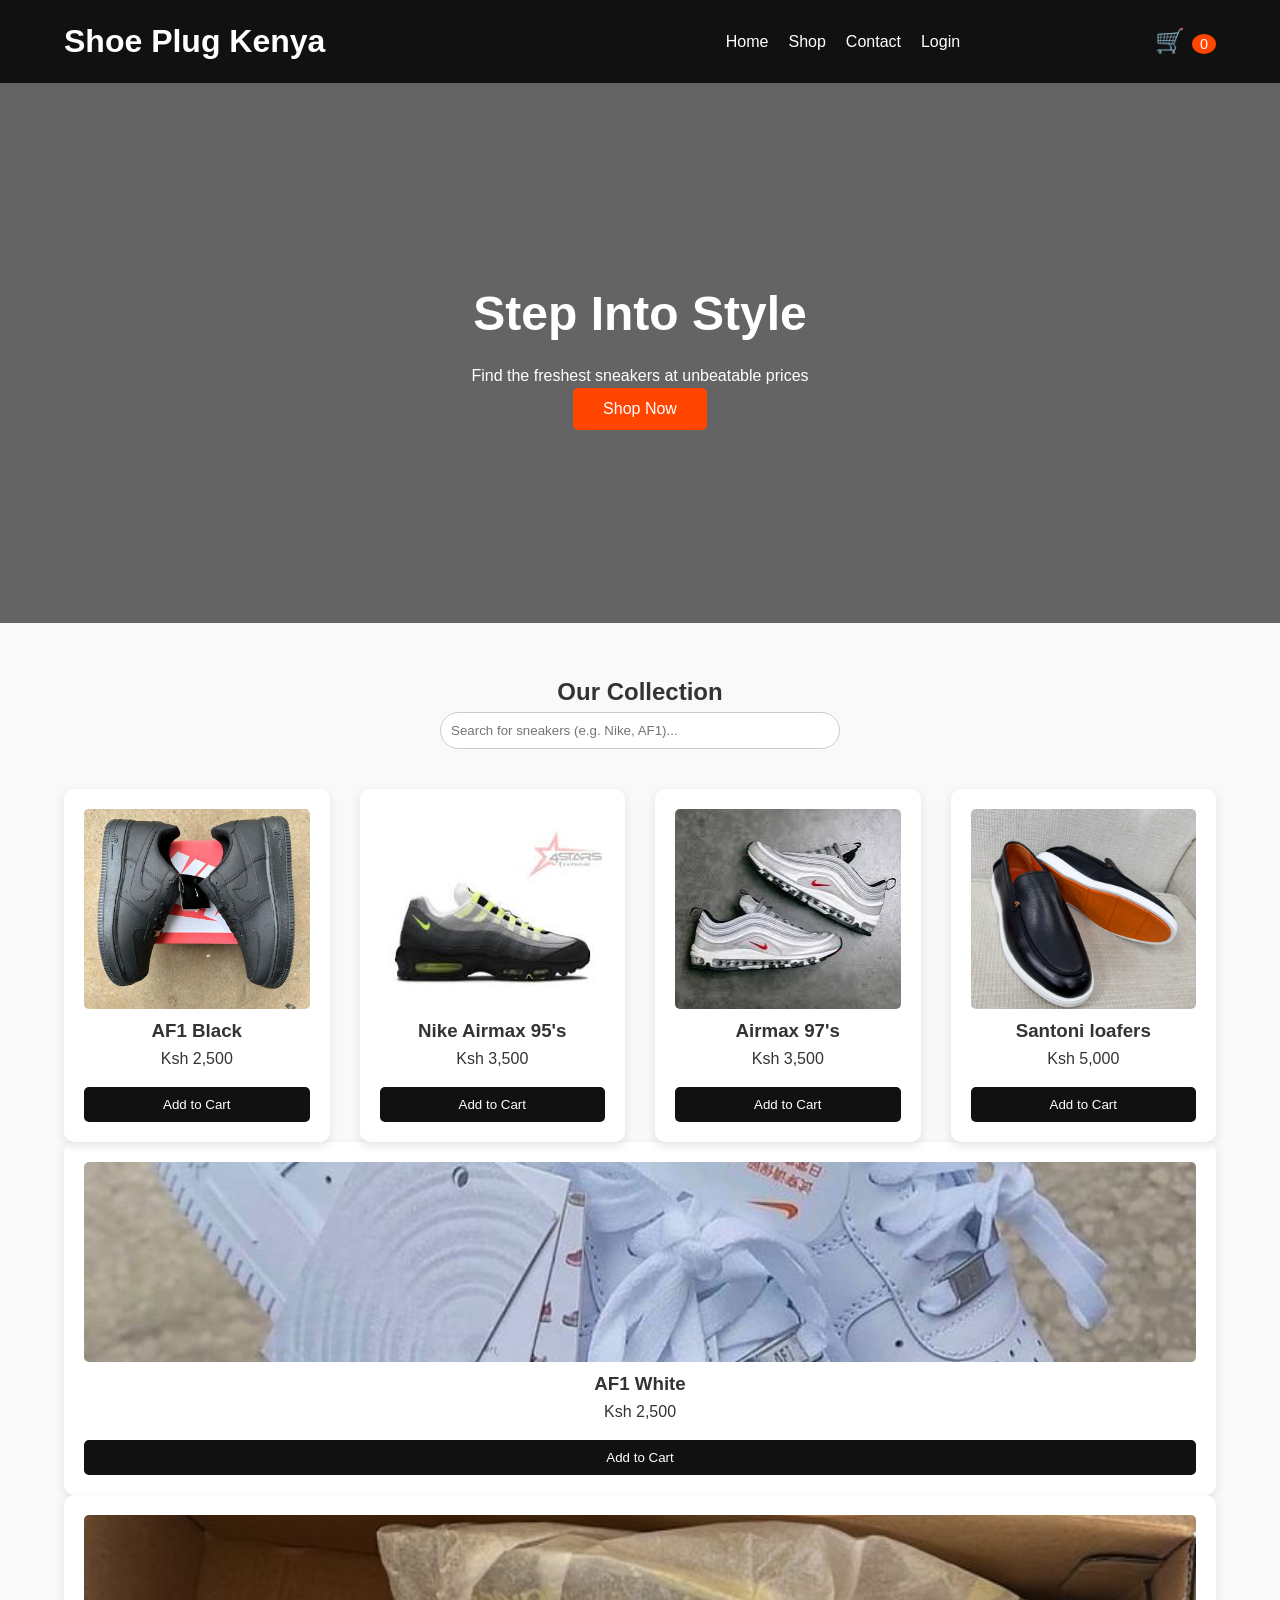
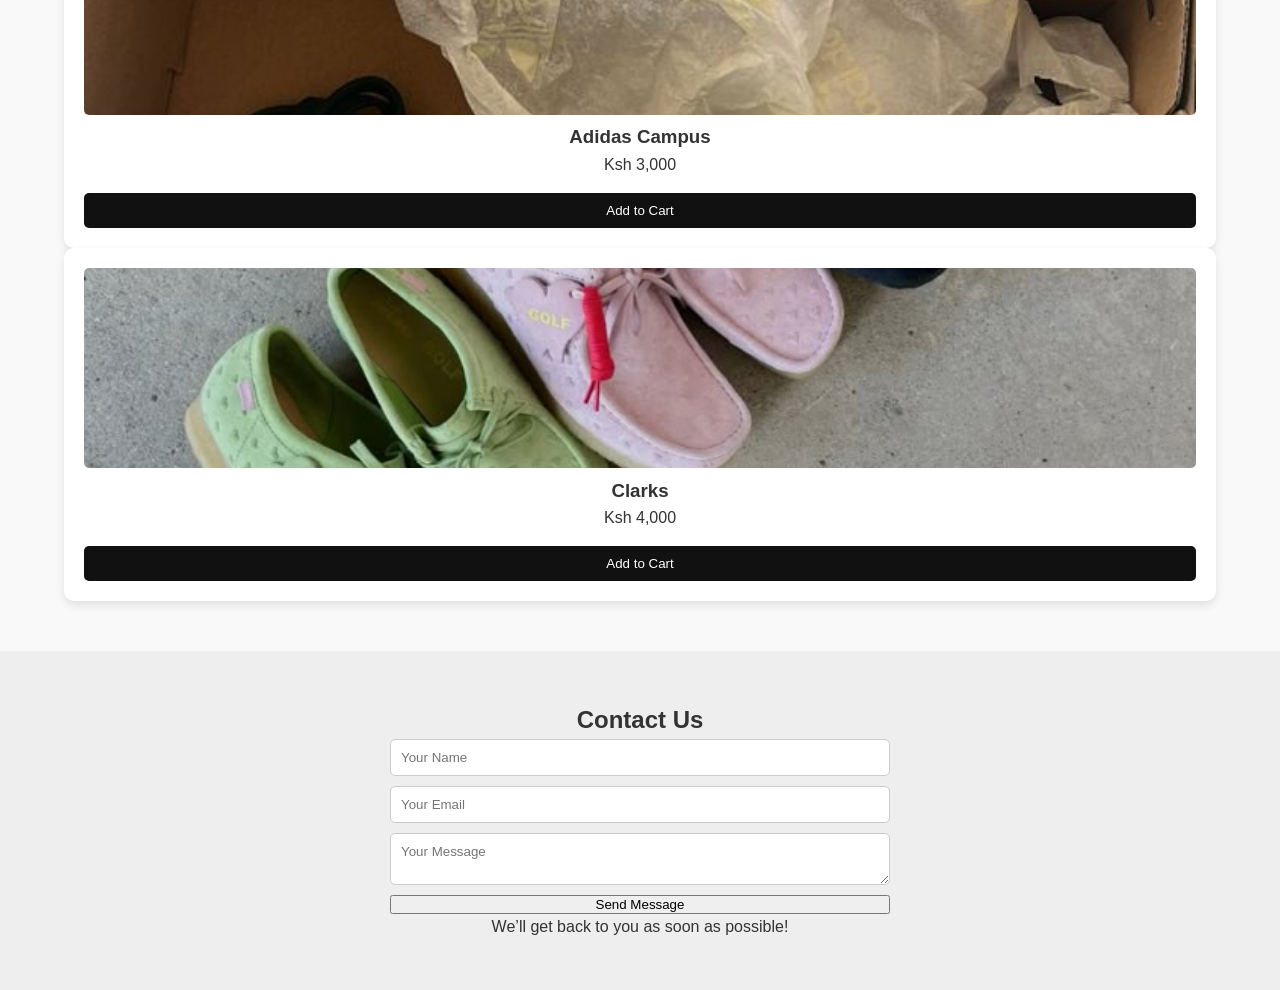
<file: index.html>
<!DOCTYPE html>
<html lang="en">
<head>
    <meta charset="UTF-8">
    <meta name="viewport" content="width=device-width, initial-scale=1.0">
    <title>Shoe Plug Kenya - Premium Sneakers</title>
    <link rel="stylesheet" href="style.css">
</head>
<body>

    <header>
        <h1>Shoe Plug Kenya</h1>
      <div id="userWelcome" style="color: #ff4500; font-weight: bold; font-size: 0.9rem; margin-left: 10px;"></div>
        <nav>
            <ul>
                <li><a href="#home">Home</a></li>
                <li><a href="#products">Shop</a></li>
                <li><a href="#contact">Contact</a></li>
                <li><a href="login.html">Login</a></li>
            </ul>
        </nav>
        <div class="cart-icon" style="cursor: pointer; font-size: 1.5rem;" onclick="toggleCart()">
            🛒 <span id="cart-count" style="background: #ff4500; color: white; padding: 2px 8px; border-radius: 50%; font-size: 0.9rem;">0</span>
        </div>
    </header>

    <section id="home" class="hero">
        <div class="hero-content">
            <h2>Step Into Style</h2>
            <p>Find the freshest sneakers at unbeatable prices</p>
            <button onclick="document.querySelector('#products').scrollIntoView({ behavior: 'smooth' })">
                Shop Now
            </button>
        </div>
    </section>

    <section id="products" class="products">
        <h2>Our Collection</h2>
        
        <div style="text-align: center; margin-bottom: 30px;">
            <input type="text" id="shoeSearch" placeholder="Search for sneakers (e.g. Nike, AF1)..." 
                   onkeyup="searchShoes()" 
                   style="padding: 10px; width: 80%; max-width: 400px; border-radius: 20px; border: 1px solid #ccc;">
        </div>

       <div class="product-grid">
    <div class="product-card">
        <a href="product-details.html?shoe=nike_airforce_1_black">
            <img src="nike_airforce_1_black.jpg" alt="AF1 Black" onerror="this.src='https://via.placeholder.com/200?text=Shoe+Image'">
        </a>
        <h3>AF1 Black</h3>
        <p>Ksh 2,500</p>
        <button onclick="addToCart('AF1 Black', 2500)">Add to Cart</button>
    </div>

    <div class="product-card">
        <a href="product-details.html?shoe=nike_airmax_95">
            <img src="Nike Airmax 95's.jpg" alt="Airmax 95's" onerror="this.src='https://via.placeholder.com/200?text=Shoe+Image'">
        </a>
        <h3>Nike Airmax 95's</h3>
        <p>Ksh 3,500</p>
        <button onclick='addToCart("Nike Airmax 95s", 3500)'>Add to Cart</button>
    </div>

    <div class="product-card">
        <a href="product-details.html?shoe=nike_airmax_97">
            <img src="Nike airmax 97's.jpg" alt="Airmax 97's" onerror="this.src='https://via.placeholder.com/200?text=Shoe+Image'">
        </a>
        <h3>Airmax 97's</h3>
        <p>Ksh 3,500</p>
        <button onclick='addToCart("Nike Airmax 97s", 3500)'>Add to Cart</button>
    </div>

    <div class="product-card">
        <a href="product-details.html?shoe=santoni_loafers">
            <img src="Santoni loafers.jpeg" alt="Santoni loafers" onerror="this.src='https://via.placeholder.com/200?text=Shoe+Image'">
        </a>
        <h3>Santoni loafers</h3>
        <p>Ksh 5,000</p>
        <button onclick="addToCart('Santoni loafers', 5000)">Add to Cart</button>
    </div>

    </div>

            <div class="product-card">
                <a href="product-details.html?shoe=nike_airforce_1_white">
                    <img src="nike_airforce_1_white.jpg" alt="AF1 White" onerror="this.src='https://via.placeholder.com/200?text=Shoe+Image'">
                </a>
                <h3>AF1 White</h3>
                <p>Ksh 2,500</p>
                <button onclick="addToCart('AF1 White', 2500)">Add to Cart</button>
            </div>
            
            <div class="product-card">
                <a href="product-details.html?shoe=adidas_campus">
                    <img src="adidas_campus.jpg" alt="Adidas Campus" onerror="this.src='https://via.placeholder.com/200?text=Shoe+Image'">
                </a>
                <h3>Adidas Campus</h3>
                <p>Ksh 3,000</p>
                <button onclick="addToCart('Adidas Campus', 3000)">Add to Cart</button>
            </div>

            <div class="product-card">
                <a href="product-details.html?shoe=clarks">
                    <img src="clarks.jpg" alt="Clarks" onerror="this.src='https://via.placeholder.com/200?text=Shoe+Image'">
                </a>
                <h3>Clarks</h3>
                <p>Ksh 4,000</p>
                <button onclick="addToCart('Clarks', 4000)">Add to Cart</button>
            </div>
        </div>
    </section>

    <section id="contact" class="contact">
        <h2>Contact Us</h2>
        <form id="contactForm">
            <input type="text" id="name" placeholder="Your Name" required>
            <input type="email" id="email" placeholder="Your Email" required>
            <textarea id="message" placeholder="Your Message" required></textarea>
            <button type="submit">Send Message</button>
        </form>
        <p id="contact-msg">We’ll get back to you as soon as possible!</p>
    </section>

    <div class="cart-popup" id="cartPopup" style="display:none; position: fixed; top: 20%; right: 5%; background: white; border: 1px solid #ccc; padding: 20px; z-index: 1000; box-shadow: 0px 4px 10px rgba(0,0,0,0.1); border-radius: 10px; width: 300px;">
        <h3>Your Cart</h3>
        <hr>
        <div id="cart-items-list" style="max-height: 300px; overflow-y: auto; margin: 15px 0;"></div>
        <p><strong>Total: Ksh <span id="cart-total">0</span></strong></p>
        <div style="display: flex; gap: 10px; margin-top: 15px;">
            <button onclick="checkout()" style="background: #28a745; color: white; border: none; padding: 10px; flex: 1; border-radius: 5px; cursor: pointer;">Checkout</button>
            <button onclick="toggleCart()" style="background: #666; color: white; border: none; padding: 10px; flex: 1; border-radius: 5px; cursor: pointer;">Close</button>
        </div>
    </div>

    <script src="script.js"></script>
</body>
</html>
</file>
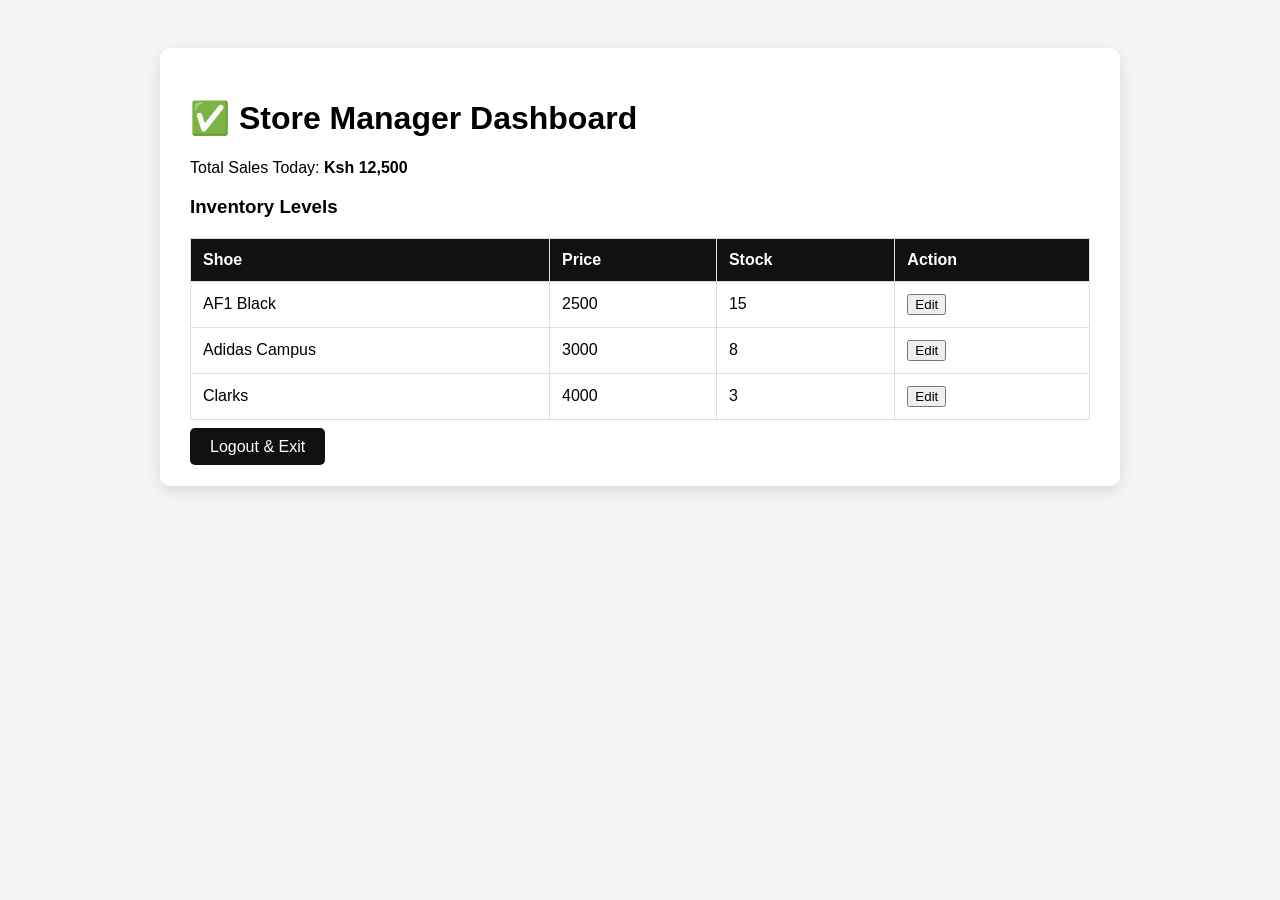
<file: admin.html>
<!DOCTYPE html>
<html lang="en">
<head>
    <meta charset="UTF-8">
    <title>Admin Panel - Shoe Plug Kenya</title>
    <style>
        body { font-family: sans-serif; background: #f4f4f4; padding: 40px; }
        .dashboard { max-width: 900px; margin: auto; background: white; padding: 30px; border-radius: 10px; box-shadow: 0 5px 15px rgba(0,0,0,0.1); }
        table { width: 100%; border-collapse: collapse; margin-top: 20px; }
        th, td { padding: 12px; border: 1px solid #ddd; text-align: left; }
        th { background: #111; color: white; }
        .btn { padding: 10px 20px; background: #111; color: white; border: none; border-radius: 5px; cursor: pointer; text-decoration: none; }
    </style>
</head>
<body>
    <div class="dashboard">
        <h1>✅ Store Manager Dashboard</h1>
        <p>Total Sales Today: <strong>Ksh 12,500</strong></p>
        
        <h3>Inventory Levels</h3>
        <table>
            <tr><th>Shoe</th><th>Price</th><th>Stock</th><th>Action</th></tr>
            <tr><td>AF1 Black</td><td>2500</td><td>15</td><td><button>Edit</button></td></tr>
            <tr><td>Adidas Campus</td><td>3000</td><td>8</td><td><button>Edit</button></td></tr>
            <tr><td>Clarks</td><td>4000</td><td>3</td><td><button>Edit</button></td></tr>
        </table>
        <br>
        <a href="index.html" class="btn">Logout & Exit</a>
    </div>
</body>
</html>
</file>
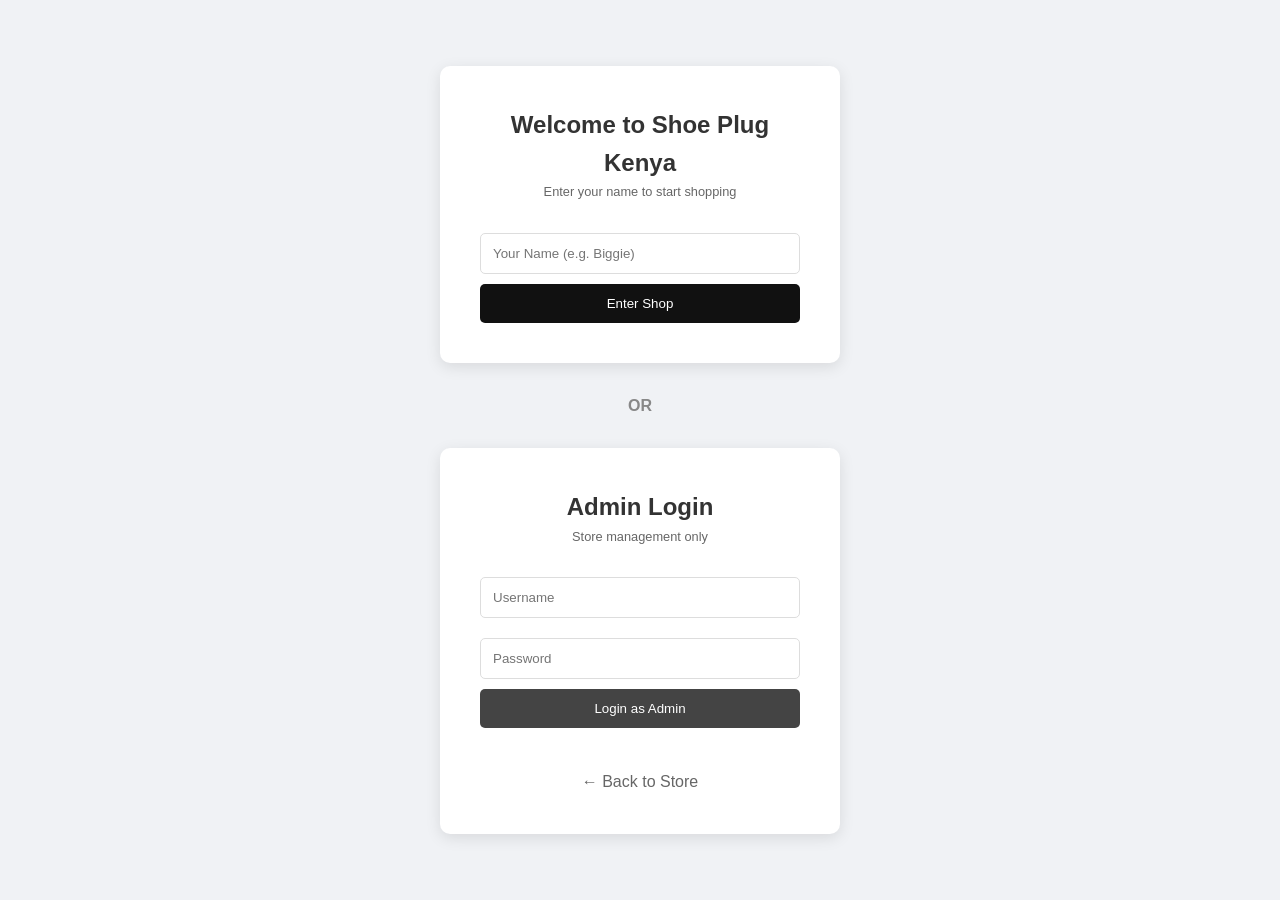
<file: login.html>
<!DOCTYPE html>
<html lang="en">
<head>
    <meta charset="UTF-8">
    <title>Login - Shoe Plug Kenya</title>
    <link rel="stylesheet" href="style.css">
    <style>
        
        .login-body { display: flex; flex-direction: column; align-items: center; gap: 20px; padding: 20px; }
        .login-container { width: 100%; max-width: 400px; }
        .divider { color: #888; margin: 10px 0; font-weight: bold; }
    </style>
</head>
<body class="login-body">

    <div class="login-container">
        <h2>Welcome to Shoe Plug Kenya</h2>
        <p style="font-size: 0.8rem; color: #666; margin-bottom: 20px;">Enter your name to start shopping</p>
        <input type="text" id="usernameInput" placeholder="Your Name (e.g. Biggie)">
        <button onclick="customerLogin()">Enter Shop</button>
    </div>

    <div class="divider">OR</div>

    <div class="login-container">
        <h2>Admin Login</h2>
        <p style="font-size: 0.8rem; color: #666; margin-bottom: 20px;">Store management only</p>
        <input type="text" id="user" placeholder="Username">
        <input type="password" id="pass" placeholder="Password">
        <button onclick="handleLogin()" style="background-color: #444;">Login as Admin</button>
        <p id="msg" style="margin-top:15px; font-weight:bold;"></p>
        <br>
        <a href="index.html" style="color:#666; text-decoration:none;">← Back to Store</a>
    </div>

    <script>

        function handleLogin() {
            const u = document.getElementById("user").value;
            const p = document.getElementById("pass").value;
            const m = document.getElementById("msg");

            if(u === "Admin" && p === "Forever@8..") {
                m.style.color = "green";
                m.innerText = "Success! Redirecting...";
                setTimeout(() => { window.location.href = "admin.html"; }, 1000);
            } else {
                m.style.color = "red";
                m.innerText = "Invalid credentials!";
            }
        }

        function customerLogin() {
            const name = document.getElementById("usernameInput").value;
            if (name.trim() === "") {
                alert("Tafadhali, enter your name to continue!");
                return;
            }
            localStorage.setItem('username', name);
            window.location.href = "index.html";
        }
    </script>
</body>
</html>
</file>
<file: style.css>
* {
    margin: 0;
    padding: 0;
    box-sizing: border-box;
    font-family: 'Segoe UI', Arial, sans-serif;
}

body {
    background-color: #f9f9f9;
    color: #333;
    line-height: 1.6;
}

header {
    background-color: #111;
    color: #fff;
    padding: 1rem 5%;
    display: flex;
    justify-content: space-between;
    align-items: center;
    position: sticky;
    top: 0;
    z-index: 100;
}

nav ul {
    list-style: none;
    display: flex;
    gap: 20px;
}

nav ul li a {
    text-decoration: none;
    color: #fff;
    font-weight: 500;
}

nav ul li a:hover {
    color: #ff4500;
}

.hero {
    height: 60vh;
    background: linear-gradient(rgba(0,0,0,0.6), rgba(0,0,0,0.6)), url('https://images.unsplash.com/photo-1552346154-21d32810aba3?auto=format&fit=crop&w=1350&q=80');
    background-size: cover;
    background-position: center;
    display: flex;
    justify-content: center;
    align-items: center;
    text-align: center;
    color: white;
}

.hero h2 { font-size: 3rem; margin-bottom: 10px; }

.hero button {
    padding: 12px 30px;
    font-size: 1rem;
    background: #ff4500;
    color: white;
    border: none;
    border-radius: 5px;
    cursor: pointer;
}

.products { padding: 50px 5%; text-align: center; }

.product-grid {
    display: grid;
    grid-template-columns: repeat(auto-fit, minmax(250px, 1fr));
    gap: 30px;
    margin-top: 40px;
}

.product-card {
    background: white;
    padding: 20px;
    border-radius: 10px;
    box-shadow: 0 4px 10px rgba(0,0,0,0.1);
    transition: 0.3s;
}

.product-card:hover { transform: translateY(-5px); }

.product-card img {
    width: 100%;
    height: 200px;
    object-fit: cover;
    border-radius: 5px;
}

.product-card button {
    width: 100%;
    padding: 10px;
    background: #111;
    color: white;
    border: none;
    margin-top: 15px;
    border-radius: 5px;
    cursor: pointer;
}

.cart-popup {
    position: fixed;
    top: 80px;
    right: 5%;
    width: 300px;
    background: white;
    border-radius: 10px;
    padding: 20px;
    box-shadow: 0 10px 30px rgba(0,0,0,0.2);
    z-index: 1000;
}

.contact { background: #eee; padding: 50px 5%; text-align: center; }
.contact form { max-width: 500px; margin: auto; display: flex; flex-direction: column; gap: 10px; }
.contact input, .contact textarea { padding: 10px; border: 1px solid #ccc; border-radius: 5px; }

footer { background: #111; color: white; text-align: center; padding: 20px; }

.login-body { display: flex; justify-content: center; align-items: center; height: 100vh; background: #f0f2f5; }
.login-container { background: white; padding: 40px; border-radius: 10px; box-shadow: 0 4px 15px rgba(0,0,0,0.1); width: 350px; text-align: center; }
.login-container input { width: 100%; padding: 12px; margin: 10px 0; border: 1px solid #ddd; border-radius: 5px; }
.login-container button { width: 100%; padding: 12px; background: #111; color: white; border: none; border-radius: 5px; cursor: pointer; }
</file>
